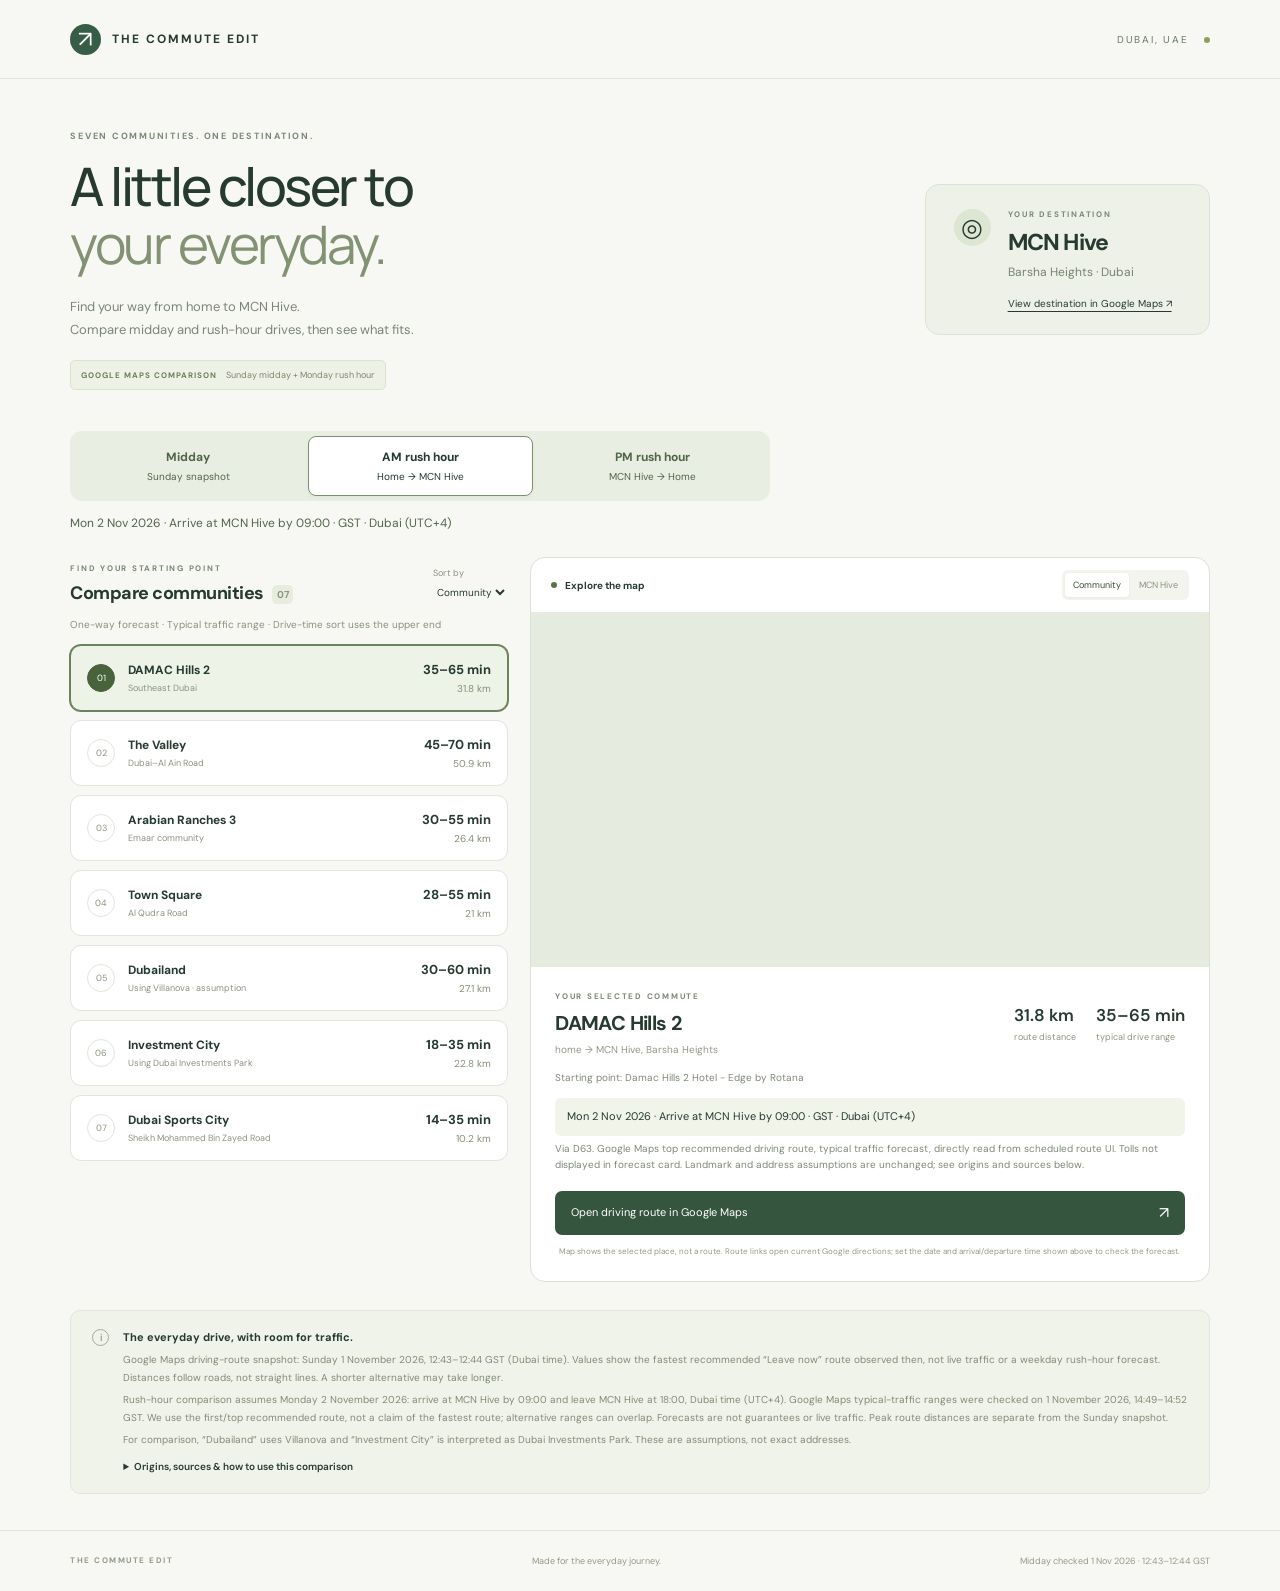
<file: mcn-commute-comparison/index.html>
<!doctype html>
<html lang="en"><head><meta charset="utf-8"><meta name="viewport" content="width=device-width,initial-scale=1"><meta name="theme-color" content="#eff3ed"><meta name="description" content="Compare seven Dubai communities for your drive to MCN Hive in Barsha Heights. Explore the map, compare planning estimates, and open exact routes in Google Maps."><title>Your commute to MCN Hive</title><link rel="stylesheet" href="styles.css"></head>
<body><header class="topbar"><a class="brand" href="./" aria-label="Commute home"><span class="brand-icon">↗</span> THE COMMUTE EDIT</a><span class="city">DUBAI, UAE <span class="status-dot"></span></span></header>
<main><section class="intro"><div><p class="eyebrow">SEVEN COMMUNITIES. ONE DESTINATION.</p><h1>A little closer to<br><em>your everyday.</em></h1><p class="intro-copy">Find your way from home to MCN Hive.<br>Compare midday and rush-hour drives, then see what fits.</p><p class="snapshot-badge">GOOGLE MAPS COMPARISON <span>Sunday midday + Monday rush hour</span></p></div><div class="destination"><span class="destination-icon" aria-hidden="true">◎</span><div><p class="eyebrow">YOUR DESTINATION</p><h2>MCN Hive</h2><p>Barsha Heights · Dubai</p><a id="destination-link" href="https://www.google.com/maps/search/?api=1&query=MCN%20Hive%20Barsha%20Heights%20Dubai" target="_blank" rel="noopener noreferrer">View destination in Google Maps ↗</a></div></div></section>
<section class="commute-controls" aria-label="Commute time"><div class="commute-tabs" role="group" aria-label="Choose a commute"><button data-commute="midday" aria-pressed="false">Midday <span>Sunday snapshot</span></button><button data-commute="am" class="active" aria-pressed="true">AM rush hour <span>Home → MCN Hive</span></button><button data-commute="pm" aria-pressed="false">PM rush hour <span>MCN Hive → Home</span></button></div><p id="schedule-note" aria-live="polite"></p></section><section class="workspace" aria-label="Community commute comparison"><aside class="communities"><div class="list-heading"><div><p class="eyebrow">FIND YOUR STARTING POINT</p><h2>Compare communities <span>07</span></h2></div><label class="sort-label">Sort by <select id="sort"><option value="default">Community</option><option value="time">Drive time</option><option value="distance">Distance</option></select></label></div><p class="list-note" id="list-note">One-way driving · Not live traffic</p><div id="community-list" class="community-list" role="group" aria-label="Select a community"><p class="loading">Loading your communities…</p></div></aside>
<div class="map-panel"><div class="map-heading"><div><span class="live-dot"></span><strong>Explore the map</strong></div><div class="map-tabs" aria-label="Map location"><button id="origin-tab" class="active" aria-pressed="true">Community</button><button id="destination-tab" aria-pressed="false">MCN Hive</button></div></div><div class="map-container"><iframe id="map" title="Google map showing MCN Hive, Barsha Heights" src="https://maps.google.com/maps?q=MCN%20Hive%20Barsha%20Heights%20Dubai&z=14&output=embed" loading="lazy" referrerpolicy="no-referrer-when-downgrade" allowfullscreen></iframe></div><div class="route-detail" aria-live="polite"><div class="route-title"><p class="eyebrow">YOUR SELECTED COMMUTE</p><h2 id="selected-name">Choose a community</h2><p id="route-endpoint" class="route-endpoint">to MCN Hive, Barsha Heights</p></div><div class="route-metrics"><div><strong id="selected-distance">—</strong><span id="distance-caption">route distance</span></div><div><strong id="selected-time">—</strong><span id="time-caption">drive time</span></div></div><p id="selected-origin" class="exact-origin"></p><p id="selected-forecast" class="selected-forecast"></p><p id="selected-note" class="selected-note"></p><a id="directions" class="directions" href="https://www.google.com/maps/search/?api=1&query=MCN%20Hive%20Barsha%20Heights%20Dubai" target="_blank" rel="noopener noreferrer">Open driving route in Google Maps <span>↗</span></a><p class="map-hint">Map shows the selected place, not a route. Route links open current Google directions; set the date and arrival/departure time shown above to check the forecast.</p></div></div></section>
<section class="method"><div class="method-icon">i</div><div><h2>The everyday drive, with room for traffic.</h2><p id="methodology">Distances and drive times are planning estimates, not live Google traffic. Your exact address, community gate, route and departure time can change the journey.</p><p id="forecast-methodology"></p><p id="assumptions">For comparison, “Dubailand” uses Villanova and “Investment City” is interpreted as Dubai Investments Park. These are assumptions, not exact addresses.</p><details><summary>Origins, sources &amp; how to use this comparison</summary><div id="sources"></div><p>For a door-to-door result, open a route in Google Maps, replace the origin with your home, and set your intended departure time. The embedded map is provided by Google; the comparison estimates are separate.</p></details></div></section></main><footer><span>THE COMMUTE EDIT</span><span>Made for the everyday journey.</span><span id="data-date">Dubai · Seven ways home</span></footer><script src="app.js"></script></body></html>
</file>
<file: mcn-commute-comparison/styles.css>
@import url('https://fonts.googleapis.com/css2?family=DM+Sans:wght@400;500;600;700&family=Manrope:wght@400;500;600;700;800&display=swap');
:root{--ink:#263a30;--muted:#788177;--green:#375d47;--cream:#f7f8f3;--line:#e1e5dc}*{box-sizing:border-box}body{margin:0;background:var(--cream);color:var(--ink);font-family:'DM Sans',Arial,sans-serif;font-size:14px}a{color:inherit}button,select{font:inherit}button,a,select,summary{-webkit-tap-highlight-color:transparent}button:focus-visible,a:focus-visible,select:focus-visible,summary:focus-visible{outline:3px solid #a5bd72;outline-offset:3px}.topbar{height:79px;border-bottom:1px solid var(--line);display:flex;align-items:center;justify-content:space-between;padding:0 5.5%}.brand{display:flex;align-items:center;gap:11px;text-decoration:none;font-size:12px;font-weight:700;letter-spacing:2px}.brand-icon{display:grid;place-items:center;background:var(--green);color:#fff;width:31px;height:31px;border-radius:50%;font-size:23px;font-weight:400}.city{font-size:10px;letter-spacing:1.8px;color:#687668}.status-dot,.live-dot{display:inline-block;width:6px;height:6px;background:#8b9e60;border-radius:50%;margin-left:10px}main{max-width:1500px;margin:auto;padding:0 5.5%}.intro{display:flex;justify-content:space-between;align-items:center;gap:40px;padding:51px 0 41px}.eyebrow{font-size:9px;font-weight:700;letter-spacing:1.75px;color:#7b8876;margin:0 0 15px}h1{font-family:Manrope,Arial,sans-serif;font-weight:500;font-size:clamp(36px,4.15vw,60px);line-height:1.1;letter-spacing:-2.5px;margin:0}h1 em{font-weight:400;font-style:normal;color:#839273}.intro-copy{color:#7c857a;font-size:13px;line-height:1.8;margin:21px 0 0}.destination{display:flex;gap:17px;border:1px solid #dce3d4;border-radius:14px;padding:24px 28px;background:#edf1e7;min-width:285px}.destination-icon{width:37px;height:37px;border-radius:50%;background:#dce6d2;display:grid;place-items:center;font-size:25px}.destination .eyebrow{margin:0 0 8px;font-size:8px}.destination h2{font-size:23px;letter-spacing:-.8px;margin:0 0 7px}.destination p:not(.eyebrow){margin:0;color:#778371;font-size:12px}.destination a{display:block;font-size:10px;margin-top:17px;text-underline-offset:4px}.workspace{display:grid;grid-template-columns:minmax(320px,.87fr) minmax(400px,1.35fr);gap:22px;align-items:start}.communities{min-width:0}.list-heading{display:flex;align-items:center;justify-content:space-between;gap:10px;padding:6px 0 0}.list-heading .eyebrow{font-size:8px;margin-bottom:8px}.list-heading h2{font-size:18px;letter-spacing:-.5px;margin:0}.list-heading h2 span{font-size:10px;vertical-align:middle;color:#8b9585;background:#e7ecdf;border-radius:5px;padding:3px 5px;margin-left:5px}.sort-label{font-size:9px;white-space:nowrap;color:#8a9285;display:flex;flex-direction:column;gap:4px}.sort-label select{font-size:10px;color:var(--ink);background:transparent;border:0;max-width:100px;padding:2px 0}.list-note{font-size:10px;color:#87917e;margin:13px 0 14px}.community-list{display:grid;gap:9px}.community-card{width:100%;text-align:left;border:1px solid var(--line);border-radius:11px;background:#fff;padding:15px 16px;display:grid;grid-template-columns:30px minmax(0,1fr) auto;align-items:center;gap:11px;cursor:pointer;color:var(--ink);transition:background .15s,border-color .15s,transform .15s}.community-card:hover{border-color:#92a580;transform:translateY(-1px)}.community-card.active{border-color:#6c825c;background:#eef3e7;box-shadow:0 0 0 1px #6c825c}.community-number{border:1px solid #e1e6da;border-radius:50%;width:28px;height:28px;display:grid;place-items:center;font-size:9px;color:#89957e}.active .community-number{background:#48633c;border-color:#48633c;color:white}.community-name{font-size:12px;font-weight:700;display:block;line-height:1.35}.community-caption{font-size:9px;color:#8b9384;display:block;margin-top:4px;line-height:1.4}.card-metrics{text-align:right;white-space:nowrap}.card-time{font-size:13px;display:block;font-weight:700}.card-distance{font-size:10px;display:block;margin-top:4px;color:#839077}.map-panel{border:1px solid #dbe1d3;background:white;border-radius:15px;overflow:hidden}.map-heading{height:54px;display:flex;justify-content:space-between;align-items:center;padding:0 20px;font-size:10px}.map-heading>div:first-child{display:flex;align-items:center;gap:8px}.live-dot{margin:0;background:#567346}.map-tabs{display:flex;background:#f2f4ed;padding:3px;border-radius:6px;gap:2px}.map-tabs button{border:0;background:none;font-size:9px;padding:6px 8px;color:#8a9480;cursor:pointer;border-radius:4px}.map-tabs button.active{background:#fff;color:#36522c;box-shadow:0 1px 3px #0000000c}.map-container{height:355px;background:#e6ebdf}.map-container iframe{border:0;width:100%;height:100%;display:block}.route-detail{padding:24px;display:grid;grid-template-columns:1fr auto;column-gap:16px}.route-title .eyebrow{font-size:8px;margin-bottom:9px}.route-title h2{margin:0;font-size:20px;letter-spacing:-.6px}.route-endpoint{font-size:10px;color:#929987;margin:7px 0 0}.route-metrics{display:flex;gap:20px;align-self:center}.route-metrics>div{display:flex;flex-direction:column;gap:5px}.route-metrics strong{font-size:17px;font-weight:600;white-space:nowrap}.route-metrics span{font-size:9px;color:#8c957f}.exact-origin,.selected-note{grid-column:1/-1;font-size:10px;line-height:1.6;color:#7f8976;margin:14px 0 0}.selected-note:empty{display:none}.selected-note{margin-top:5px}.directions{grid-column:1/-1;background:#36553f;color:#fff;display:flex;justify-content:space-between;text-decoration:none;border-radius:7px;font-size:11px;padding:14px 16px;margin-top:18px}.directions:hover{background:#26412e}.directions span{font-size:16px;line-height:1}.map-hint{grid-column:1/-1;text-align:center;font-size:8px;color:#909985;line-height:1.6;margin:10px 0 0}.method{margin:28px 0 36px;border:1px solid var(--line);border-radius:10px;padding:18px 21px;display:flex;gap:14px;background:#f0f3e9}.method-icon{flex-shrink:0;border:1px solid #a2ad95;width:17px;height:17px;border-radius:50%;display:grid;place-items:center;font-size:10px;color:#738166}.method h2{font-size:11px;margin:1px 0 7px}.method p{font-size:10px;color:#818b76;line-height:1.8;margin:4px 0}.method summary{font-size:10px;font-weight:600;cursor:pointer;margin-top:9px}.method details{line-height:1.7}.method ul{padding-left:17px;font-size:10px;color:#75816a}.method a{text-underline-offset:2px}footer{border-top:1px solid var(--line);padding:24px 5.5%;display:flex;justify-content:space-between;gap:15px;color:#929b87;font-size:9px}footer span:first-child{font-size:8px;letter-spacing:1.5px;font-weight:700}.loading{padding:30px;color:var(--muted)}@media(min-width:1500px){.topbar,footer{padding-left:max(5.5%,calc((100% - 1335px)/2));padding-right:max(5.5%,calc((100% - 1335px)/2))}}@media(max-width:900px){main{padding:0 4%}.topbar{padding:0 4%;height:65px}.intro{padding-top:35px}.workspace{grid-template-columns:minmax(270px,.9fr) minmax(320px,1.1fr);gap:16px}.community-card{padding:14px 11px;gap:8px}.route-detail{padding:19px}.route-metrics{gap:12px}.route-title h2{font-size:18px}.route-metrics strong{font-size:15px}.destination{min-width:260px;padding:20px}.map-container{height:350px}.list-heading h2{font-size:15px}}@media(max-width:700px){.city{font-size:8px}.brand{font-size:10px;letter-spacing:1.2px}.intro{align-items:stretch;flex-direction:column;gap:24px;padding:30px 0}.intro-copy br{display:none}h1{font-size:44px;letter-spacing:-2px}.intro-copy{font-size:12px;margin-top:16px;max-width:300px}.destination{padding:17px 19px;border-radius:10px;min-width:0}.destination h2{font-size:20px}.destination a{margin-top:10px}.workspace{display:flex;flex-direction:column;gap:22px}.communities,.map-panel{width:100%}.list-heading h2{font-size:19px}.community-list{grid-template-columns:1fr 1fr;gap:8px}.community-card{grid-template-columns:24px 1fr;padding:13px 10px;gap:8px;align-items:start;min-height:104px}.community-number{width:23px;height:23px;font-size:8px}.community-name{font-size:11px}.community-caption{font-size:8px}.card-metrics{grid-column:2;display:flex;align-items:baseline;text-align:left;gap:7px;flex-wrap:wrap}.card-time{font-size:12px}.card-distance{font-size:9px;margin:0}.community-card:last-child{grid-column:1/-1;min-height:0;grid-template-columns:24px 1fr auto;align-items:center}.community-card:last-child .card-metrics{grid-column:3;flex-direction:column;gap:3px;align-items:flex-end}.map-container{height:340px}.map-heading{padding:0 15px}.route-title h2{font-size:20px}.method{padding:17px 14px;margin-top:20px}.method p{font-size:10px}footer{padding:20px 4%;font-size:8px;flex-wrap:wrap}footer span:last-child{width:100%}.route-metrics strong{font-size:16px}}@media(prefers-reduced-motion:reduce){*{transition:none!important}}

.snapshot-badge{display:inline-flex;align-items:center;gap:9px;flex-wrap:wrap;font-size:8px;letter-spacing:1px;font-weight:700;border:1px solid #dbe2ce;border-radius:5px;padding:8px 10px;margin:18px 0 0;color:#6a7f58;background:#eef2e6}.snapshot-badge span{font-size:9px;letter-spacing:0;font-weight:400;color:#7c876f}
.commute-controls{margin:0 0 24px}.commute-tabs{display:grid;grid-template-columns:repeat(3,1fr);gap:7px;padding:5px;background:#e9eee2;border-radius:12px;max-width:700px}.commute-tabs button{cursor:pointer;background:transparent;border:1px solid transparent;border-radius:8px;padding:12px 10px;color:#52644a;font-size:12px;font-weight:700}.commute-tabs button span{display:block;font-size:10px;font-weight:400;margin-top:5px}.commute-tabs button.active{background:#fff;border-color:#78906b;box-shadow:0 2px 4px #263a3009;color:#263a30}#schedule-note{font-size:12px;line-height:1.7;margin:12px 0 0;color:#52644a}.selected-forecast{grid-column:1/-1;background:#f0f4e9;border-radius:6px;padding:10px 12px;line-height:1.6;font-size:11px;margin:12px 0 0}.method li{margin-bottom:14px}@media(max-width:700px){.commute-tabs{gap:3px;padding:4px}.commute-tabs button{font-size:11px;padding:12px 4px}.commute-tabs button span{font-size:9px}.route-detail{grid-template-columns:1fr}.route-metrics{margin-top:16px;gap:28px}.route-metrics strong{font-size:20px}.card-metrics{white-space:normal}.card-time{line-height:1.4}.community-card:last-child .card-metrics{max-width:110px}}
</file>
